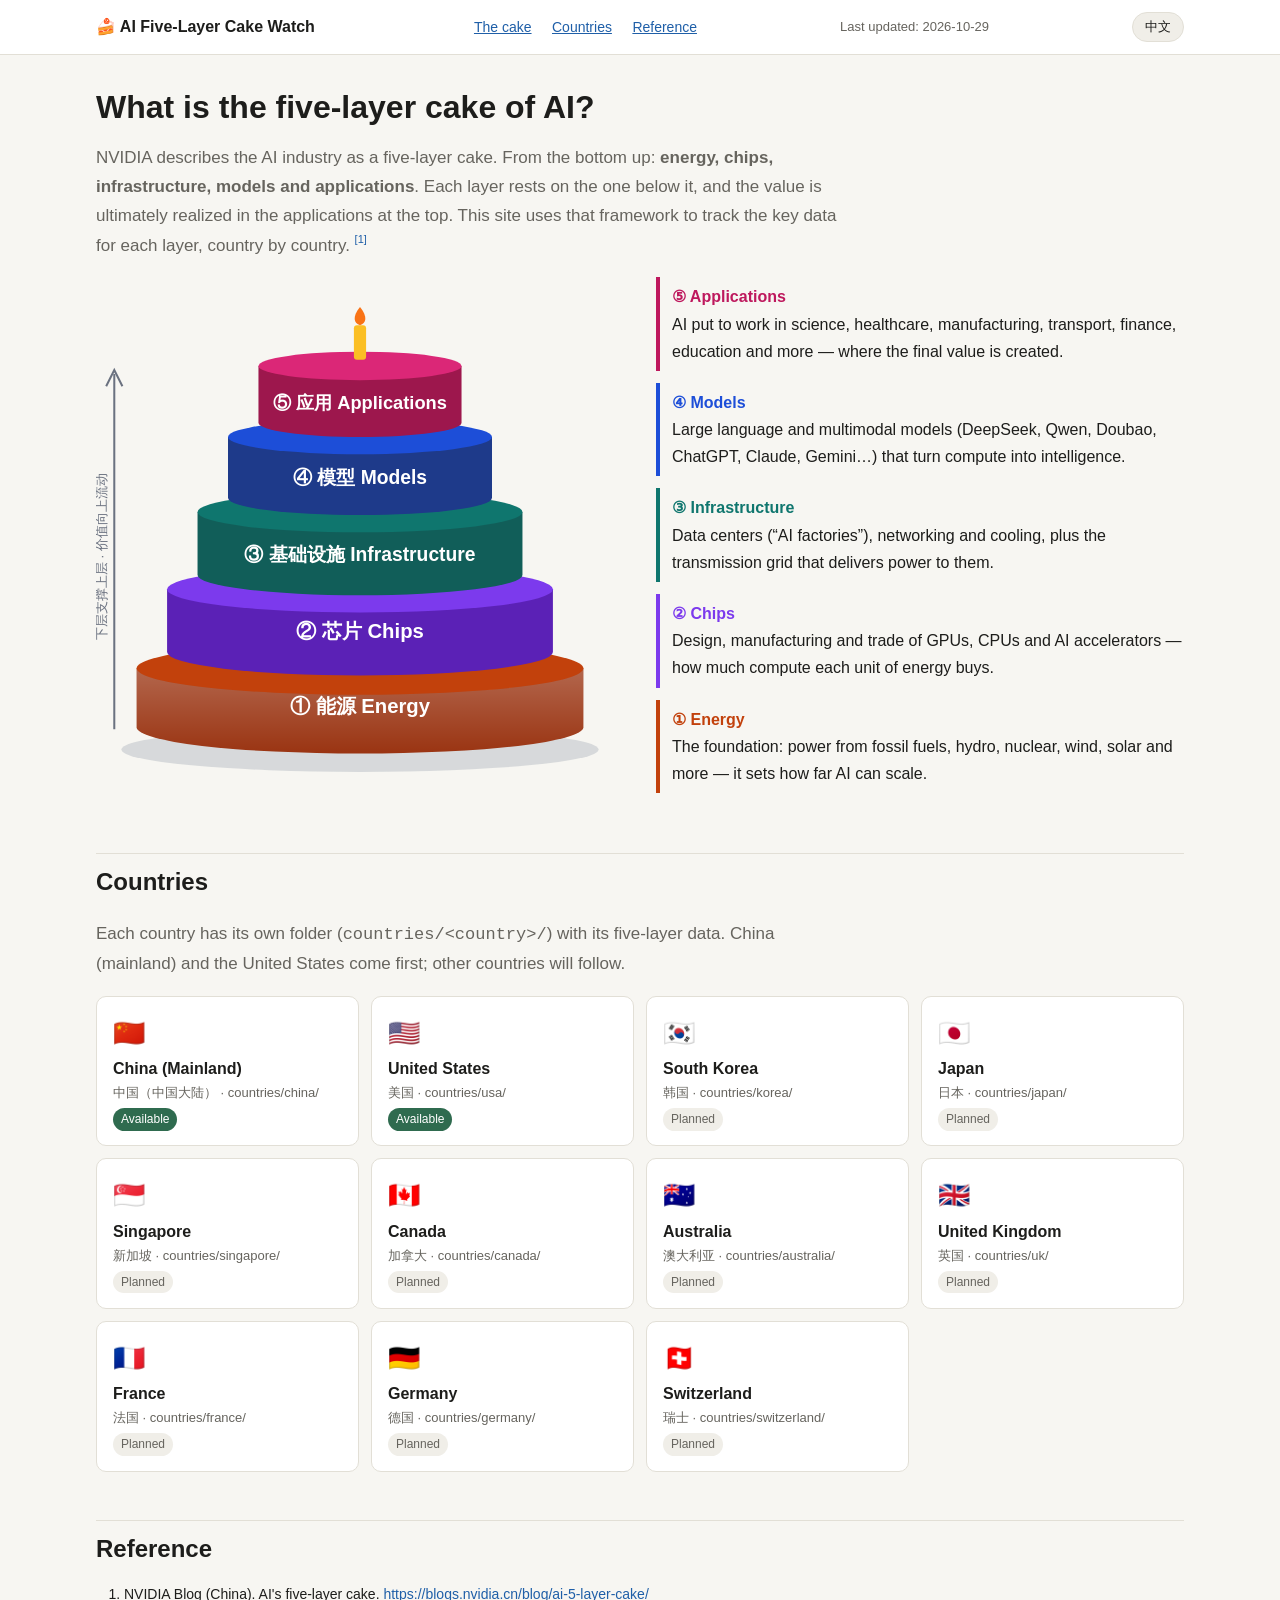
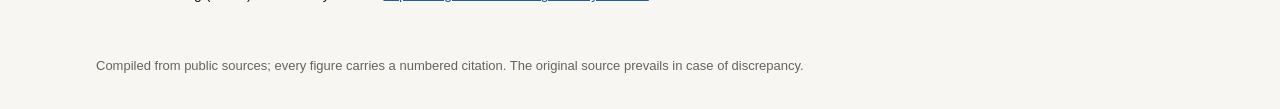
<file: index.html>
<!doctype html>
<html lang="zh-CN">
<head>
  <meta charset="utf-8">
  <meta name="viewport" content="width=device-width, initial-scale=1">
  <title>AI 五层蛋糕观察</title>
  <meta name="description" content="以 NVIDIA 提出的 AI 五层蛋糕（能源、芯片、基础设施、模型、应用）为框架，按国家整理 AI 产业数据。Country-by-country data on AI's five-layer cake: energy, chips, infrastructure, models and applications.">
  <script src="assets/i18n.js"></script>
  <link rel="stylesheet" href="assets/style.css">
</head>
<body>
<header class="site">
  <div class="wrap">
    <a class="brand" href="./"><span lang="zh">🍰 AI 五层蛋糕观察</span><span lang="en">🍰 AI Five-Layer Cake Watch</span></a>
    <nav>
      <a href="#cake"><span lang="zh">五层蛋糕</span><span lang="en">The cake</span></a>
      <a href="#countries"><span lang="zh">国家</span><span lang="en">Countries</span></a>
      <a href="#references">Reference</a>
    </nav>
    <span class="updated" id="updated"></span>
    <button class="lang-btn" type="button" aria-label="切换语言 / Switch language" onclick="toggleLang()"><span lang="zh">English</span><span lang="en">中文</span></button>
  </div>
</header>

<main class="wrap">
  <section id="cake">
    <h1><span lang="zh">AI 时代的五层蛋糕是什么？</span><span lang="en">What is the five-layer cake of AI?</span></h1>
    <p class="lead">
      <span lang="zh">NVIDIA 把 AI 产业比作一块五层蛋糕：从下到上依次是<b>能源、芯片、基础设施、模型、应用</b>。
      每一层都依赖它下面的一层，而最终的价值在最顶层的应用中兑现。本站以这一框架为骨架，按国家持续整理各层的关键数据。</span>
      <span lang="en">NVIDIA describes the AI industry as a five-layer cake. From the bottom up: <b>energy, chips, infrastructure, models and applications</b>.
      Each layer rests on the one below it, and the value is ultimately realized in the applications at the top. This site uses that framework to track the key data for each layer, country by country.</span>
      <span data-cite="nvidia-cake"></span>
    </p>

    <div class="cake-figure">
      <img src="assets/five-layer-cake.svg" alt="AI 五层蛋糕示意图 / AI five-layer cake diagram: energy, chips, infrastructure, models, applications">
      <ul class="layers">
        <li style="--c: var(--l-apps)"><b>⑤ <span lang="zh">应用</span> Applications</b><br>
          <span lang="zh">AI 落地到科学研究、医疗、制造、交通、金融、教育等具体场景，创造最终价值。</span>
          <span lang="en">AI put to work in science, healthcare, manufacturing, transport, finance, education and more — where the final value is created.</span></li>
        <li style="--c: var(--l-models)"><b>④ <span lang="zh">模型</span> Models</b><br>
          <span lang="zh">大语言模型与多模态模型（如 DeepSeek、Qwen、豆包、ChatGPT、Claude、Gemini），把算力转化为“智能”。</span>
          <span lang="en">Large language and multimodal models (DeepSeek, Qwen, Doubao, ChatGPT, Claude, Gemini…) that turn compute into intelligence.</span></li>
        <li style="--c: var(--l-infra)"><b>③ <span lang="zh">基础设施</span> Infrastructure</b><br>
          <span lang="zh">数据中心（“AI 工厂”）、网络、散热，以及把电力送到机房的输电网。</span>
          <span lang="en">Data centers (“AI factories”), networking and cooling, plus the transmission grid that delivers power to them.</span></li>
        <li style="--c: var(--l-chips)"><b>② <span lang="zh">芯片</span> Chips</b><br>
          <span lang="zh">GPU / CPU / AI 加速器的设计、制造与进出口，决定单位能耗能产出多少算力。</span>
          <span lang="en">Design, manufacturing and trade of GPUs, CPUs and AI accelerators — how much compute each unit of energy buys.</span></li>
        <li style="--c: var(--l-energy)"><b>① <span lang="zh">能源</span> Energy</b><br>
          <span lang="zh">一切的地基：火电、水电、核电、风电、光伏等电力供给，决定 AI 能扩张到多大规模。</span>
          <span lang="en">The foundation: power from fossil fuels, hydro, nuclear, wind, solar and more — it sets how far AI can scale.</span></li>
      </ul>
    </div>
  </section>

  <section id="countries">
    <h2><span lang="zh">国家列表</span><span lang="en">Countries</span></h2>
    <p class="lead">
      <span lang="zh">每个国家一个子文件夹（<code>countries/&lt;国家&gt;/</code>），内含该国五层蛋糕数据。目前重点整理中国（中国大陆）与美国，其余国家陆续补充。</span>
      <span lang="en">Each country has its own folder (<code>countries/&lt;country&gt;/</code>) with its five-layer data. China (mainland) and the United States come first; other countries will follow.</span>
    </p>
    <div class="grid" id="country-grid"></div>
  </section>

  <section id="references">
    <h2>Reference</h2>
    <ol class="refs" id="ref-list"></ol>
  </section>

  <footer>
    <span lang="zh">数据由公开资料整理，每条数据均标注来源编号；如有出入请以原始来源为准。</span>
    <span lang="en">Compiled from public sources; every figure carries a numbered citation. The original source prevails in case of discrepancy.</span>
  </footer>
</main>

<script src="assets/refs.js"></script>
<script src="assets/cite.js"></script>
<script src="assets/countries.js"></script>
<script>
  document.title = T("AI 五层蛋糕观察", "AI Five-Layer Cake Watch");
  document.querySelectorAll("[data-cite]").forEach(function (el) {
    el.innerHTML = cite(el.getAttribute("data-cite").split(","));
  });
  document.getElementById("country-grid").innerHTML = COUNTRIES.map(function (c) {
    var tag = c.status === "active" ? '<span class="tag active">' + T("已整理", "Available") + "</span>"
      : '<span class="tag">' + T("规划中", "Planned") + "</span>";
    return '<a class="card" href="countries/' + c.folder + '/">' +
      '<div class="flag">' + c.flag + '</div><div class="name">' + T(c.name, c.en) + "</div>" +
      '<div class="sub">' + T(c.en, c.name) + " · countries/" + c.folder + "/</div>" + tag + "</a>";
  }).join("");
  renderRefs(document.getElementById("ref-list"));
  document.getElementById("updated").textContent = T("最后更新：", "Last updated: ") + SITE_UPDATED;
</script>
</body>
</html>
</file>
<file: assets/style.css>
:root {
  --bg: #f7f6f2;
  --surface: #ffffff;
  --surface-2: #f0eee8;
  --text: #1d1d1b;
  --muted: #66645e;
  --border: #e2dfd6;
  --accent: #2f6b4f;
  --link: #1f5fa8;
  --public: #2563eb;
  --private: #d97706;
  --warn-bg: #fff7e0;
  --warn-text: #7a5a00;
  /* 五层颜色：能源 → 应用 */
  --l-energy: #c2410c;
  --l-chips: #7c3aed;
  --l-infra: #0f766e;
  --l-models: #1d4ed8;
  --l-apps: #be185d;
}
@media (prefers-color-scheme: dark) {
  :root:not([data-theme="light"]) {
    --bg: #151513; --surface: #1e1e1b; --surface-2: #262622; --text: #eceae4; --muted: #a29f96;
    --border: #34332e; --accent: #6fbf95; --link: #7fb2f0; --public: #60a5fa; --private: #fbbf24;
    --warn-bg: #2e2810; --warn-text: #f1d48a;
  }
}
:root[data-theme="dark"] {
  --bg: #151513; --surface: #1e1e1b; --surface-2: #262622; --text: #eceae4; --muted: #a29f96;
  --border: #34332e; --accent: #6fbf95; --link: #7fb2f0; --public: #60a5fa; --private: #fbbf24;
  --warn-bg: #2e2810; --warn-text: #f1d48a;
}

* { box-sizing: border-box; }
html[data-lang="en"] [lang="zh"], html[data-lang="zh"] [lang="en"] { display: none !important; }
.lang-btn { font: inherit; font-size: 13px; padding: 3px 12px; border-radius: 99px; border: 1px solid var(--border); background: var(--surface-2); color: var(--text); cursor: pointer; }
.lang-btn:hover { border-color: var(--accent); }
body {
  margin: 0; background: var(--bg); color: var(--text);
  font: 16px/1.7 -apple-system, "Segoe UI", "PingFang SC", "Microsoft YaHei", "Noto Sans SC", sans-serif;
}
a { color: var(--link); }
.wrap { max-width: 1120px; margin: 0 auto; padding: 0 16px; }
header.site { border-bottom: 1px solid var(--border); background: var(--surface); }
header.site .wrap { display: flex; align-items: center; justify-content: space-between; gap: 12px; padding-top: 12px; padding-bottom: 12px; flex-wrap: wrap; }
header.site a.brand { font-weight: 700; color: var(--text); text-decoration: none; }
header.site nav a { margin-left: 16px; font-size: 14px; }
.updated { font-size: 13px; color: var(--muted); }

h1 { font-size: 32px; line-height: 1.25; margin: 32px 0 8px; }
h2 { font-size: 24px; margin: 48px 0 12px; padding-top: 8px; border-top: 1px solid var(--border); }
h3 { font-size: 19px; margin: 28px 0 8px; }
h4 { font-size: 16px; margin: 20px 0 6px; }
.lead { color: var(--muted); font-size: 17px; max-width: 760px; }

.notice { background: var(--warn-bg); color: var(--warn-text); border-radius: 8px; padding: 10px 14px; font-size: 14px; margin: 16px 0; }

.cake-figure { display: grid; grid-template-columns: minmax(0, 1fr) minmax(0, 1fr); gap: 32px; align-items: center; margin-top: 16px; }
.cake-figure img { width: 100%; height: auto; }
@media (max-width: 760px) { .cake-figure { grid-template-columns: 1fr; } }
.layers { list-style: none; padding: 0; margin: 0; }
.layers li { border-left: 4px solid var(--c); padding: 6px 0 6px 12px; margin-bottom: 12px; }
.layers li b { color: var(--c); }

.grid { display: grid; grid-template-columns: repeat(auto-fill, minmax(220px, 1fr)); gap: 12px; }
.card { background: var(--surface); border: 1px solid var(--border); border-radius: 10px; padding: 14px 16px; text-decoration: none; color: var(--text); display: block; }
a.card:hover { border-color: var(--accent); }
.card .flag { font-size: 26px; }
.card .name { font-weight: 600; }
.card .sub { font-size: 13px; color: var(--muted); }
.tag { display: inline-block; font-size: 12px; padding: 1px 8px; border-radius: 99px; background: var(--surface-2); color: var(--muted); }
.tag.active { background: var(--accent); color: var(--surface); }
.tag.public { background: var(--public); color: #fff; }
.tag.private { background: var(--private); color: #111; }

.toc { display: flex; flex-wrap: wrap; gap: 8px; margin: 16px 0; }
.toc a { text-decoration: none; padding: 4px 12px; border-radius: 99px; border: 1px solid var(--border); background: var(--surface); font-size: 14px; color: var(--text); }
.layer-head { display: flex; align-items: center; gap: 10px; }
.layer-head .dot { width: 14px; height: 14px; border-radius: 4px; background: var(--c); flex: none; }

.kv { display: grid; grid-template-columns: repeat(auto-fill, minmax(230px, 1fr)); gap: 10px; margin: 10px 0; }
.kv div { background: var(--surface); border: 1px solid var(--border); border-radius: 8px; padding: 8px 12px; }
.kv .k { font-size: 13px; color: var(--muted); }
.kv .v { font-weight: 600; }

.table-scroll { overflow-x: auto; margin: 8px 0 16px; border: 1px solid var(--border); border-radius: 8px; background: var(--surface); }
table { border-collapse: collapse; width: 100%; font-size: 14px; }
th, td { text-align: left; padding: 7px 10px; border-bottom: 1px solid var(--border); vertical-align: top; }
th { background: var(--surface-2); font-weight: 600; white-space: nowrap; }
tr:last-child td { border-bottom: 0; }
td.num { white-space: nowrap; }

details.src { background: var(--surface); border: 1px solid var(--border); border-radius: 10px; margin: 10px 0; }
details.src > summary { cursor: pointer; padding: 10px 14px; font-weight: 600; }
details.src > .body { padding: 0 14px 14px; }
.principle { background: var(--surface-2); border-radius: 8px; padding: 8px 12px; font-size: 14px; margin: 8px 0; }
.group-label { font-size: 13px; color: var(--muted); }

.map { height: 360px; border-radius: 8px; border: 1px solid var(--border); margin: 8px 0; }
.legend { font-size: 13px; color: var(--muted); }
.legend span { display: inline-block; width: 10px; height: 10px; border-radius: 50%; margin: 0 4px 0 10px; }

sup.cite { font-size: 11px; white-space: nowrap; }
sup.cite a { text-decoration: none; }
ol.refs { font-size: 14px; padding-left: 28px; }
ol.refs li { margin-bottom: 4px; word-break: break-word; }
ol.refs li:target { background: var(--warn-bg); }
footer { margin: 48px 0 32px; font-size: 13px; color: var(--muted); }
</file>
